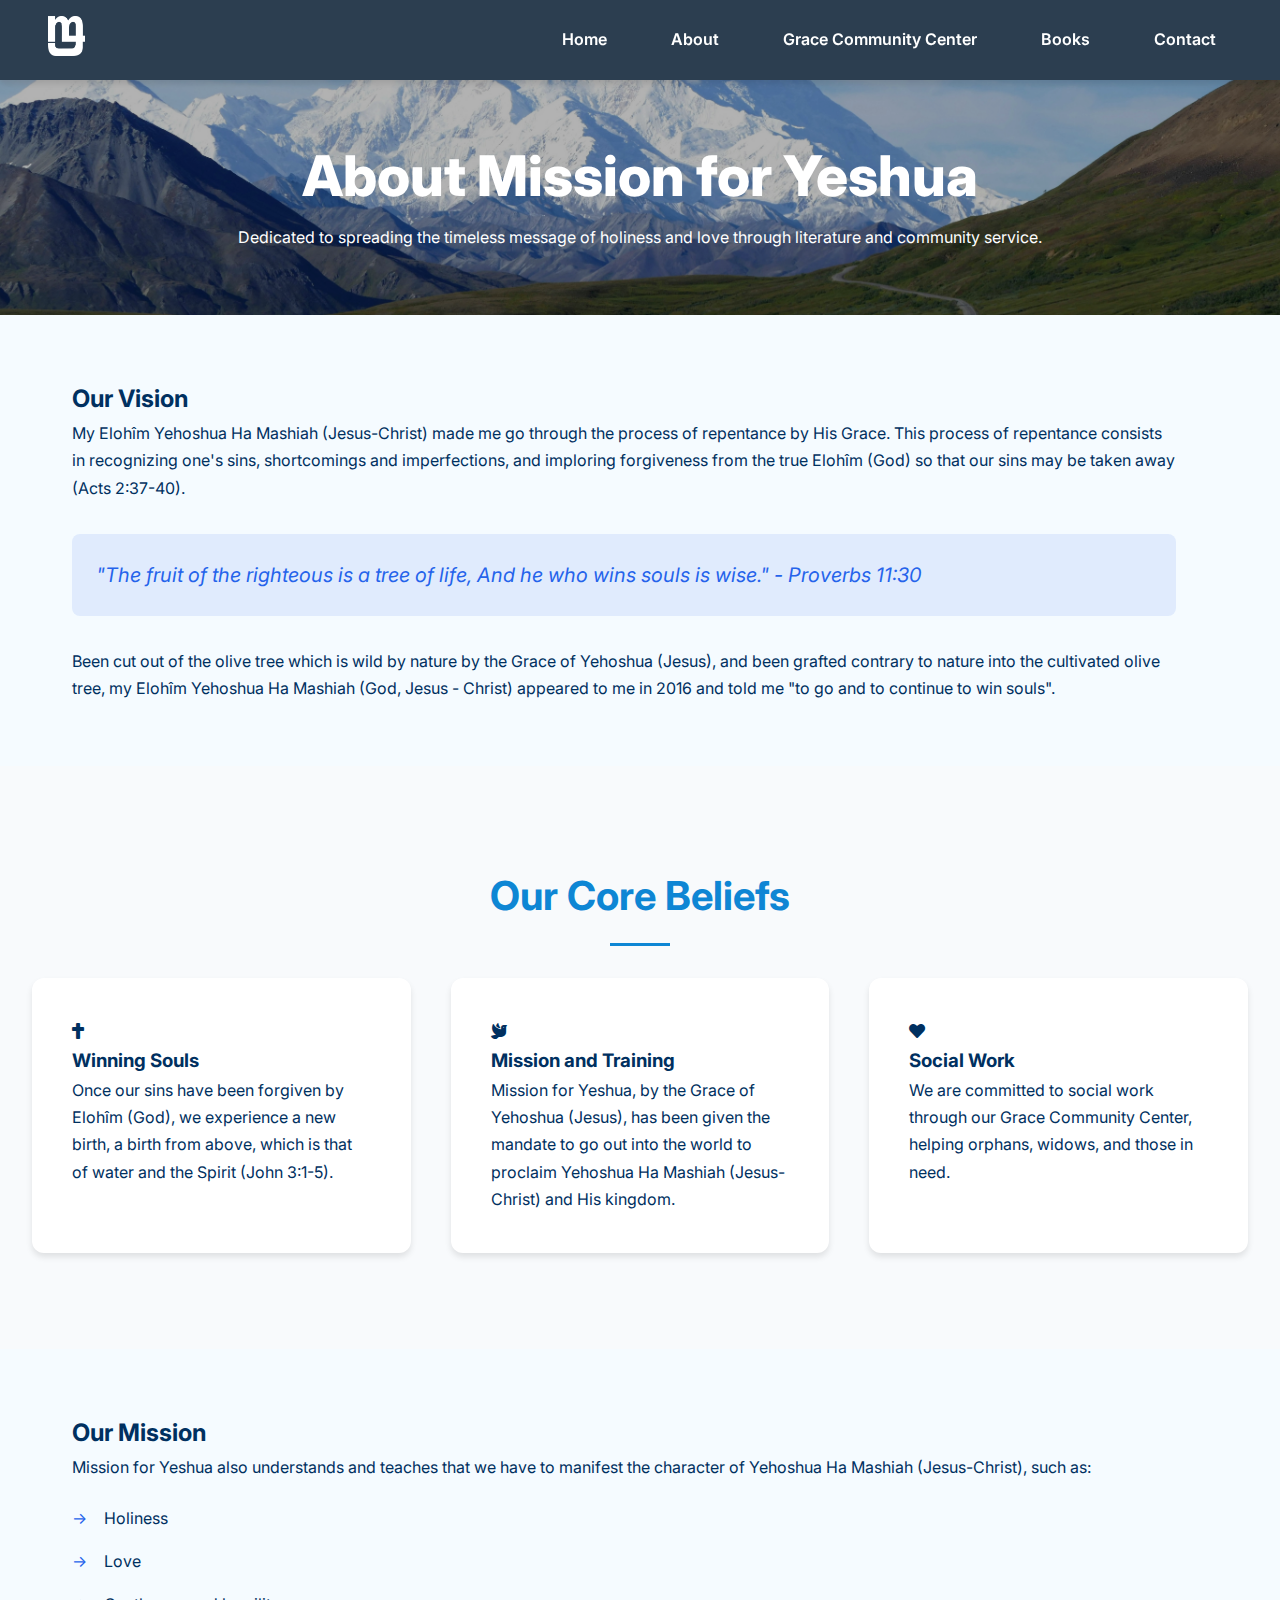
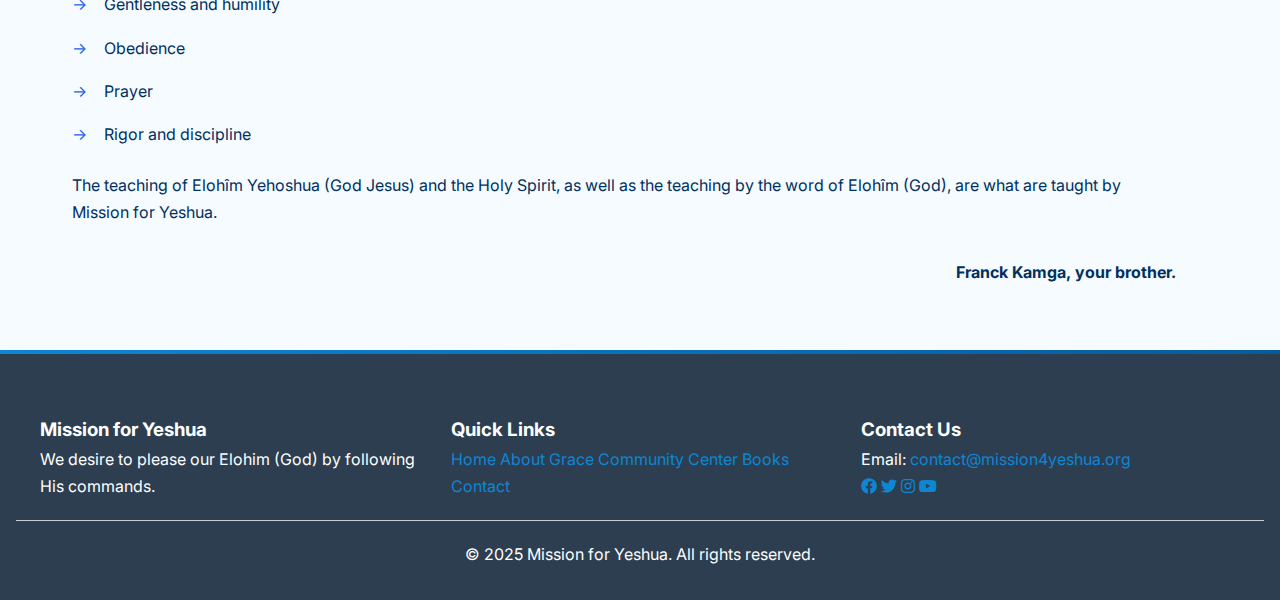
<file: pages/about.html>
<!DOCTYPE html>
<html lang="en">

<head>
    <meta charset="UTF-8">
    <meta name="viewport" content="width=device-width, initial-scale=1.0">
    <title>About Us - Mission for Yeshua</title>
    <meta name="description"
        content="Learn about Mission for Yeshua's vision, beliefs, and commitment to spreading God's message through literature and community service.">

    <!-- Favicon -->
    <link rel="icon" type="image/png" href="../images/favicon.png">

    <!-- Font Awesome -->
    <link rel="stylesheet" href="https://cdnjs.cloudflare.com/ajax/libs/font-awesome/5.15.3/css/all.min.css">

    <!-- Google Fonts -->
    <link href="https://fonts.googleapis.com/css2?family=Inter:wght@400;500;600;700;800&display=swap" rel="stylesheet">

    <!-- Custom CSS -->
    <link rel="stylesheet" href="../script/css/styles.css">
    <link rel="stylesheet" href="../script/css/about-style.css">
</head>

<body>
    <!-- Header -->
    <header class="header">
        <nav class="nav-container">
            <a href="../index.html" class="logo">
                <img src="../images/logo.png" alt="Mission for Yeshua Logo" height="40">
            </a>
            <!-- Mobile Menu Toggle -->
            <button class="menu-toggle" aria-label="Open navigation menu">
                <i class="fas fa-bars"></i>
            </button>
            
            <div class="nav-links">
                <a href="../index.html">Home</a>
                <a href="about.html" class="active">About</a>
                <a href="community-center.html">Grace Community Center</a>
                <!-- <a href="teachings.html">Teachings</a> -->
                <a href="books.html">Books</a>
                <a href="contact.html">Contact</a>
            </div>
        </nav>
    </header>

    <!-- Page Hero -->
    <section class="page-hero">
        <h1>About Mission for Yeshua</h1>
        <p>Dedicated to spreading the timeless message of holiness and love through literature and community service.
        </p>
    </section>

    <section class="content-section">
        <div class="vision-content">
            <h2>Our Vision</h2>
            <p>My Elohîm Yehoshua Ha Mashiah (Jesus-Christ) made me go through the process of repentance by His Grace.
                This process of repentance consists in recognizing one's sins, shortcomings and imperfections, and
                imploring forgiveness from the true Elohîm (God) so that our sins may be taken away (Acts 2:37-40).</p>

            <div class="scripture-quote">
                "The fruit of the righteous is a tree of life, And he who wins souls is wise." - Proverbs 11:30
            </div>

            <p>Been cut out of the olive tree which is wild by nature by the Grace of Yehoshua (Jesus), and been grafted
                contrary to nature into the cultivated olive tree, my Elohîm Yehoshua Ha Mashiah (God, Jesus - Christ)
                appeared to me in 2016 and told me "to go and to continue to win souls".</p>
        </div>
    </section>

    <!-- Beliefs Section -->
    <section class="beliefs-section">
        <h2 class="section-title">Our Core Beliefs</h2>
        <div class="beliefs-grid">
            <div class="belief-card">
                <div class="belief-icon">
                    <i class="fas fa-cross"></i>
                </div>
                <h3>Winning Souls</h3>
                <p>Once our sins have been forgiven by Elohîm (God), we experience a new birth, a birth from above,
                    which is that of water and the Spirit (John 3:1-5).</p>
            </div>

            <div class="belief-card">
                <div class="belief-icon">
                    <i class="fas fa-dove"></i>
                </div>
                <h3>Mission and Training</h3>
                <p>Mission for Yeshua, by the Grace of Yehoshua (Jesus), has been given the mandate to go out into the
                    world to proclaim Yehoshua Ha Mashiah (Jesus-Christ) and His kingdom.</p>
            </div>

            <div class="belief-card">
                <div class="belief-icon">
                    <i class="fas fa-heart"></i>
                </div>
                <h3>Social Work</h3>
                <p>We are committed to social work through our Grace Community Center, helping orphans, widows, and
                    those in need.</p>
            </div>
        </div>
    </section>

    <!-- Mission Section -->
    <section class="content-section">
        <div class="vision-content">
            <h2>Our Mission</h2>
            <p>Mission for Yeshua also understands and teaches that we have to manifest the character of Yehoshua Ha
                Mashiah (Jesus-Christ), such as:</p>
            <ul class="mission-list">
                <li>Holiness</li>
                <li>Love</li>
                <li>Gentleness and humility</li>
                <li>Obedience</li>
                <li>Prayer</li>
                <li>Rigor and discipline</li>
            </ul>
            <p>The teaching of Elohîm Yehoshua (God Jesus) and the Holy Spirit, as well as the teaching by the word of
                Elohîm (God), are what are taught by Mission for Yeshua.</p>
            <p class="signature" style="text-align: right; margin-top: 2rem;"><strong>Franck Kamga, your
                    brother.</strong></p>
        </div>
    </section>


    <!-- Footer -->
    <footer class="footer">
        <div class="footer-content">
            <div>
                <h3>Mission for Yeshua</h3>
                <p>We desire to please our Elohim (God) by following His commands.</p>
            </div>
            <div>
                <h3>Quick Links</h3>
                <ul>
                    <a href="../index.html">Home</a>
                    <a href="about.html">About</a>
                    <a href="community-center.html">Grace Community Center</a>
                    <!-- <a href="teachings.html">Teachings</a>  -->
                    <a href="books.html">Books</a>
                    <a href="contact.html">Contact</a>
                </ul>
            </div>
            <div>
                <h3>Contact Us</h3>
                <p>Email: <a href="mailto:contact@mission4yeshua.org">contact@mission4yeshua.org</a></p>
                <div class="social-links">
                    <a href="#" aria-label="Facebook"><i class="fab fa-facebook"></i></a>
                    <a href="#" aria-label="Twitter"><i class="fab fa-twitter"></i></a>
                    <a href="#" aria-label="Instagram"><i class="fab fa-instagram"></i></a>
                    <a href="#" aria-label="YouTube"><i class="fab fa-youtube"></i></a>
                </div>
            </div>
        </div>
        <hr class="separator">
        <div class="footer-bottom">
            <p>&copy; 2025 Mission for Yeshua. All rights reserved.</p>
        </div>
    </footer>

    <!-- Custom JavaScript -->
    <script src="../script/js/script.js"></script>
</body>

</html>
</file>
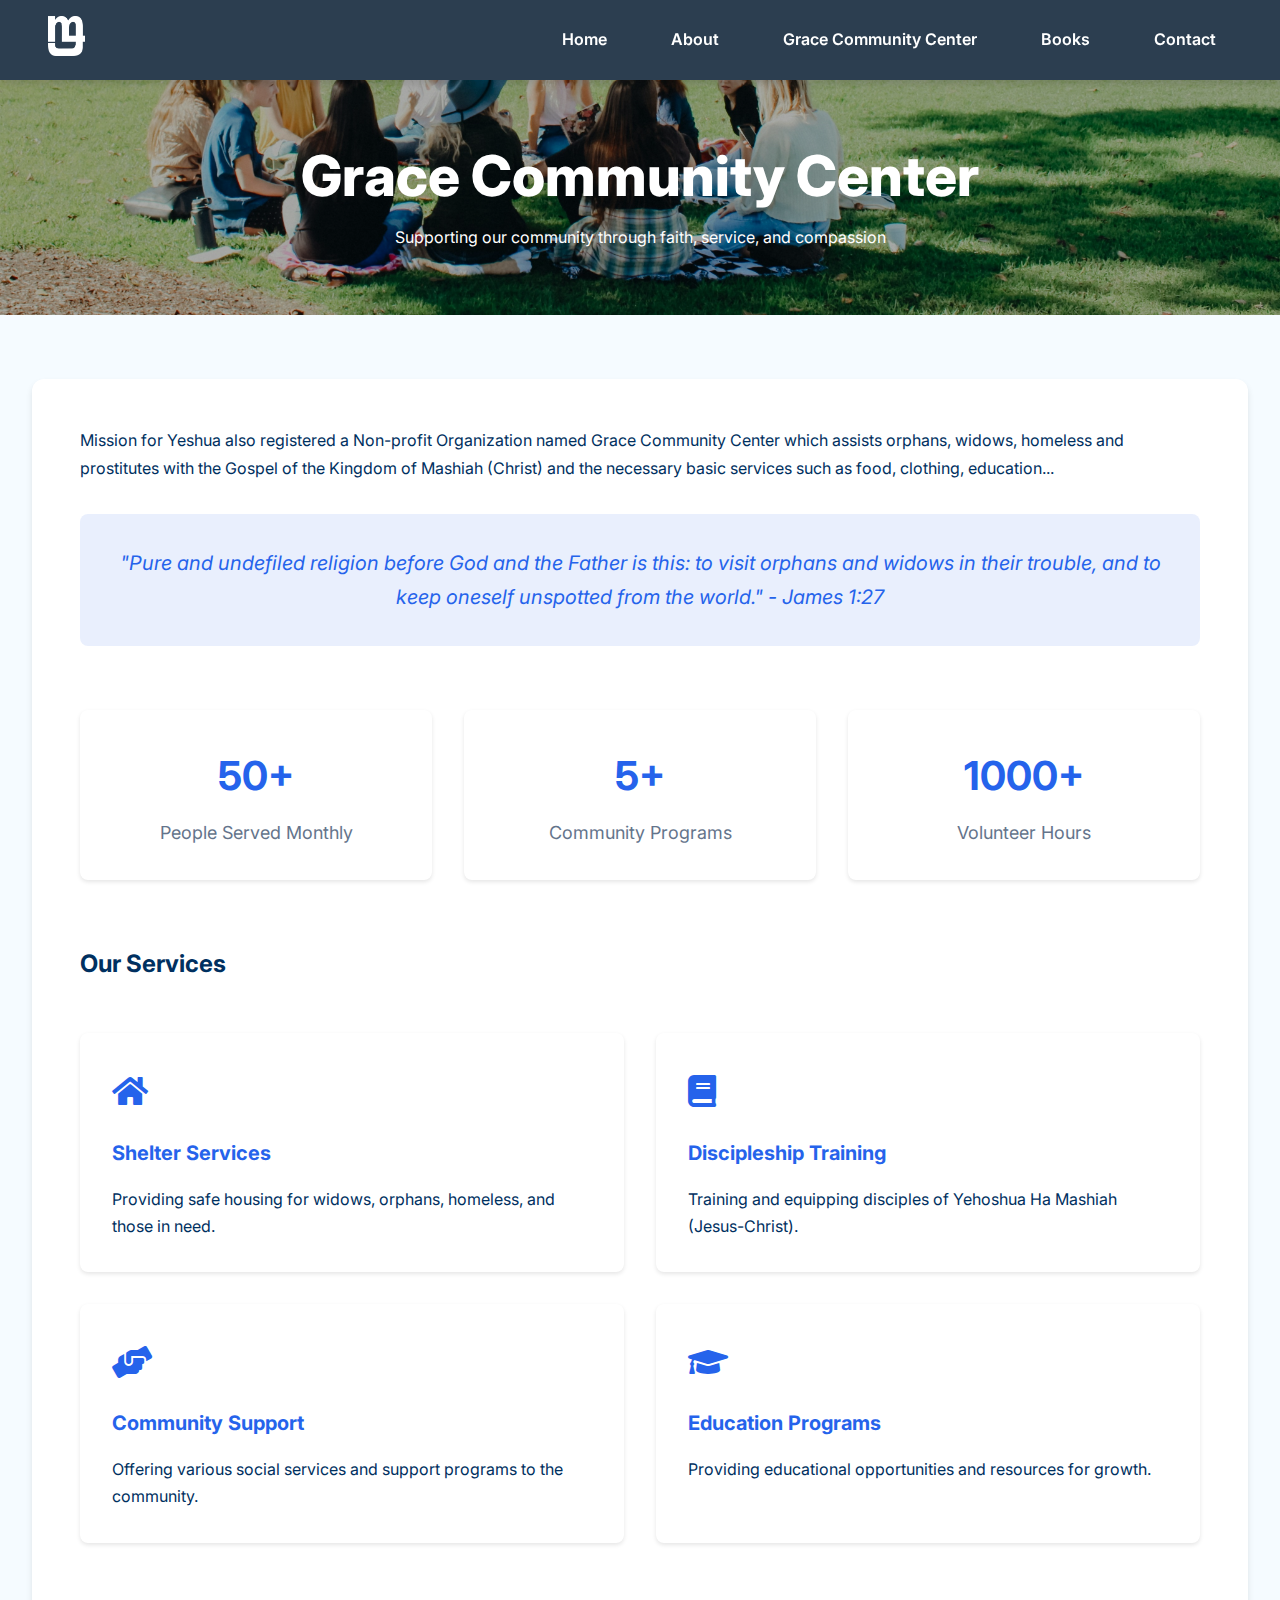
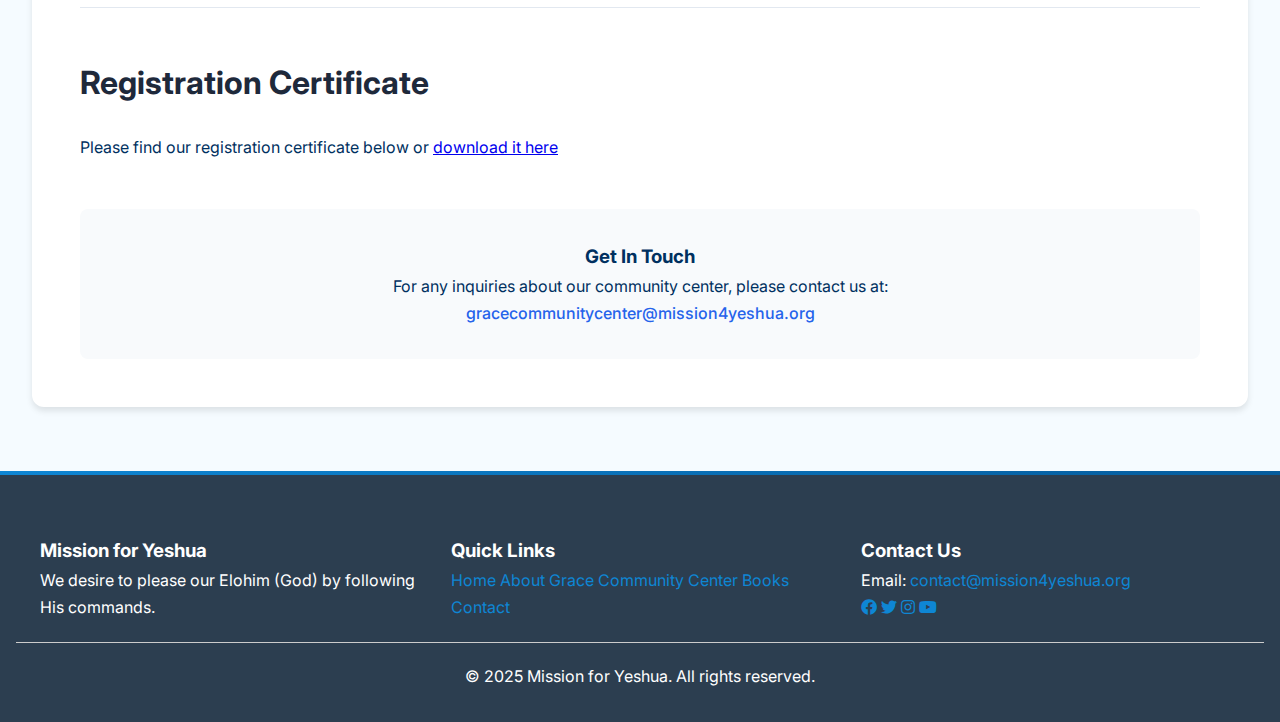
<file: pages/community-center.html>
<!DOCTYPE html>
<html lang="en">

<head>
    <meta charset="UTF-8">
    <meta name="viewport" content="width=device-width, initial-scale=1.0">
    <title>Grace Community Center - Mission for Yeshua</title>
    <meta name="description"
        content="Grace Community Center assists orphans, widows, homeless and prostitutes with the Gospel of the Kingdom of Mashiah and basic services.">

    <!-- Favicon -->
    <link rel="icon" type="image/png" href="../images/favicon.png">

    <!-- Font Awesome -->
    <link rel="stylesheet" href="https://cdnjs.cloudflare.com/ajax/libs/font-awesome/5.15.3/css/all.min.css">

    <!-- Google Fonts -->
    <link href="https://fonts.googleapis.com/css2?family=Inter:wght@400;500;600;700;800&display=swap" rel="stylesheet">

    <!-- Custom CSS -->
    <link rel="stylesheet" href="../script/css/styles.css">
    <link rel="stylesheet" href="../script/css/community-center-style.css">
</head>

<body>
    <!-- Header -->
    <header class="header">
        <nav class="nav-container">
            <a href="../index.html" class="logo">
                <img src="../images/logo.png" alt="Mission for Yeshua Logo" height="40">
            </a>
            <!-- Mobile Menu Toggle -->
            <button class="menu-toggle" aria-label="Open navigation menu">
                <i class="fas fa-bars"></i>
            </button>
            <div class="nav-links">
                <a href="../index.html">Home</a>
                <a href="about.html">About</a>
                <a href="community-center.html" class="active">Grace Community Center</a>
                <!-- <a href="teachings.html">Teachings</a> -->
                <a href="books.html">Books</a>
                <a href="contact.html">Contact</a>
            </div>
        </nav>
    </header>

    <!-- Page Hero -->
    <section class="page-hero">
        <h1>Grace Community Center</h1>
        <p>Supporting our community through faith, service, and compassion</p>
    </section>

    <!-- Main Content -->
    <main class="main-content">
        <div class="content-wrap">
            <p>Mission for Yeshua also registered a Non-profit Organization named Grace Community Center which assists
                orphans, widows, homeless and prostitutes with the Gospel of the Kingdom of Mashiah (Christ) and the
                necessary basic services such as food, clothing, education...</p>

            <div class="scripture-quote">
                "Pure and undefiled religion before God and the Father is this: to visit orphans and widows in their
                trouble, and to keep oneself unspotted from the world." - James 1:27
            </div>

            <!-- Impact Statistics -->
            <div class="impact-stats">
                <div class="stat-card">
                    <div class="stat-number">50+</div>
                    <div class="stat-label">People Served Monthly</div>
                </div>
                <div class="stat-card">
                    <div class="stat-number">5+</div>
                    <div class="stat-label">Community Programs</div>
                </div>
                <div class="stat-card">
                    <div class="stat-number">1000+</div>
                    <div class="stat-label">Volunteer Hours</div>
                </div>
            </div>

            <h2>Our Services</h2>
            <div class="services-grid">
                <div class="service-card">
                    <div class="service-icon">
                        <i class="fas fa-home"></i>
                    </div>
                    <h3>Shelter Services</h3>
                    <p>Providing safe housing for widows, orphans, homeless, and those in need.</p>
                </div>
                <div class="service-card">
                    <div class="service-icon">
                        <i class="fas fa-book"></i>
                    </div>
                    <h3>Discipleship Training</h3>
                    <p>Training and equipping disciples of Yehoshua Ha Mashiah (Jesus-Christ).</p>
                </div>
                <div class="service-card">
                    <div class="service-icon">
                        <i class="fas fa-hands-helping"></i>
                    </div>
                    <h3>Community Support</h3>
                    <p>Offering various social services and support programs to the community.</p>
                </div>
                <div class="service-card">
                    <div class="service-icon">
                        <i class="fas fa-graduation-cap"></i>
                    </div>
                    <h3>Education Programs</h3>
                    <p>Providing educational opportunities and resources for growth.</p>
                </div>
            </div>

            <div class="certificate-section">
                <h2>Registration Certificate</h2>
                <p>Please find our registration certificate below or <a
                        href="https://drive.google.com/file/d/1GRRSduiUxdOaYtctEXuMZv3bNZzg3h5B/view?usp=sharing"
                        target="_blank">download it here</a></p>
            </div>

            <div class="contact-info">
                <h3>Get In Touch</h3>
                <p>For any inquiries about our community center, please contact us at:</p>
                <a href="mailto:gracecommunitycenter@mission4yeshua.org">gracecommunitycenter@mission4yeshua.org</a>
            </div>
        </div>
    </main>

    <!-- Footer -->
    <footer class="footer">
        <div class="footer-content">
            <div>
                <h3>Mission for Yeshua</h3>
                <p>We desire to please our Elohim (God) by following His commands.</p>
            </div>
            <div>
                <h3>Quick Links</h3>
                <ul>
                    <a href="../index.html">Home</a>
                    <a href="about.html">About</a>
                    <a href="community-center.html">Grace Community Center</a>
                    <!-- <a href="teachings.html">Teachings</a> -->
                    <a href="books.html">Books</a>
                    <a href="contact.html">Contact</a>
                </ul>
            </div>
            <div>
                <h3>Contact Us</h3>
                <p>Email: <a href="mailto:contact@mission4yeshua.org">contact@mission4yeshua.org</a></p>
                <div class="social-links">
                    <a href="#" aria-label="Facebook"><i class="fab fa-facebook"></i></a>
                    <a href="#" aria-label="Twitter"><i class="fab fa-twitter"></i></a>
                    <a href="#" aria-label="Instagram"><i class="fab fa-instagram"></i></a>
                    <a href="#" aria-label="YouTube"><i class="fab fa-youtube"></i></a>
                </div>
            </div>
        </div>
        <hr class="separator">
        <div class="footer-bottom">
            <p>&copy; 2025 Mission for Yeshua. All rights reserved.</p>
        </div>
    </footer>

    <!-- Custom JavaScript -->
    <script src="../script/js/script.js"></script>
</body>

</html>
</file>
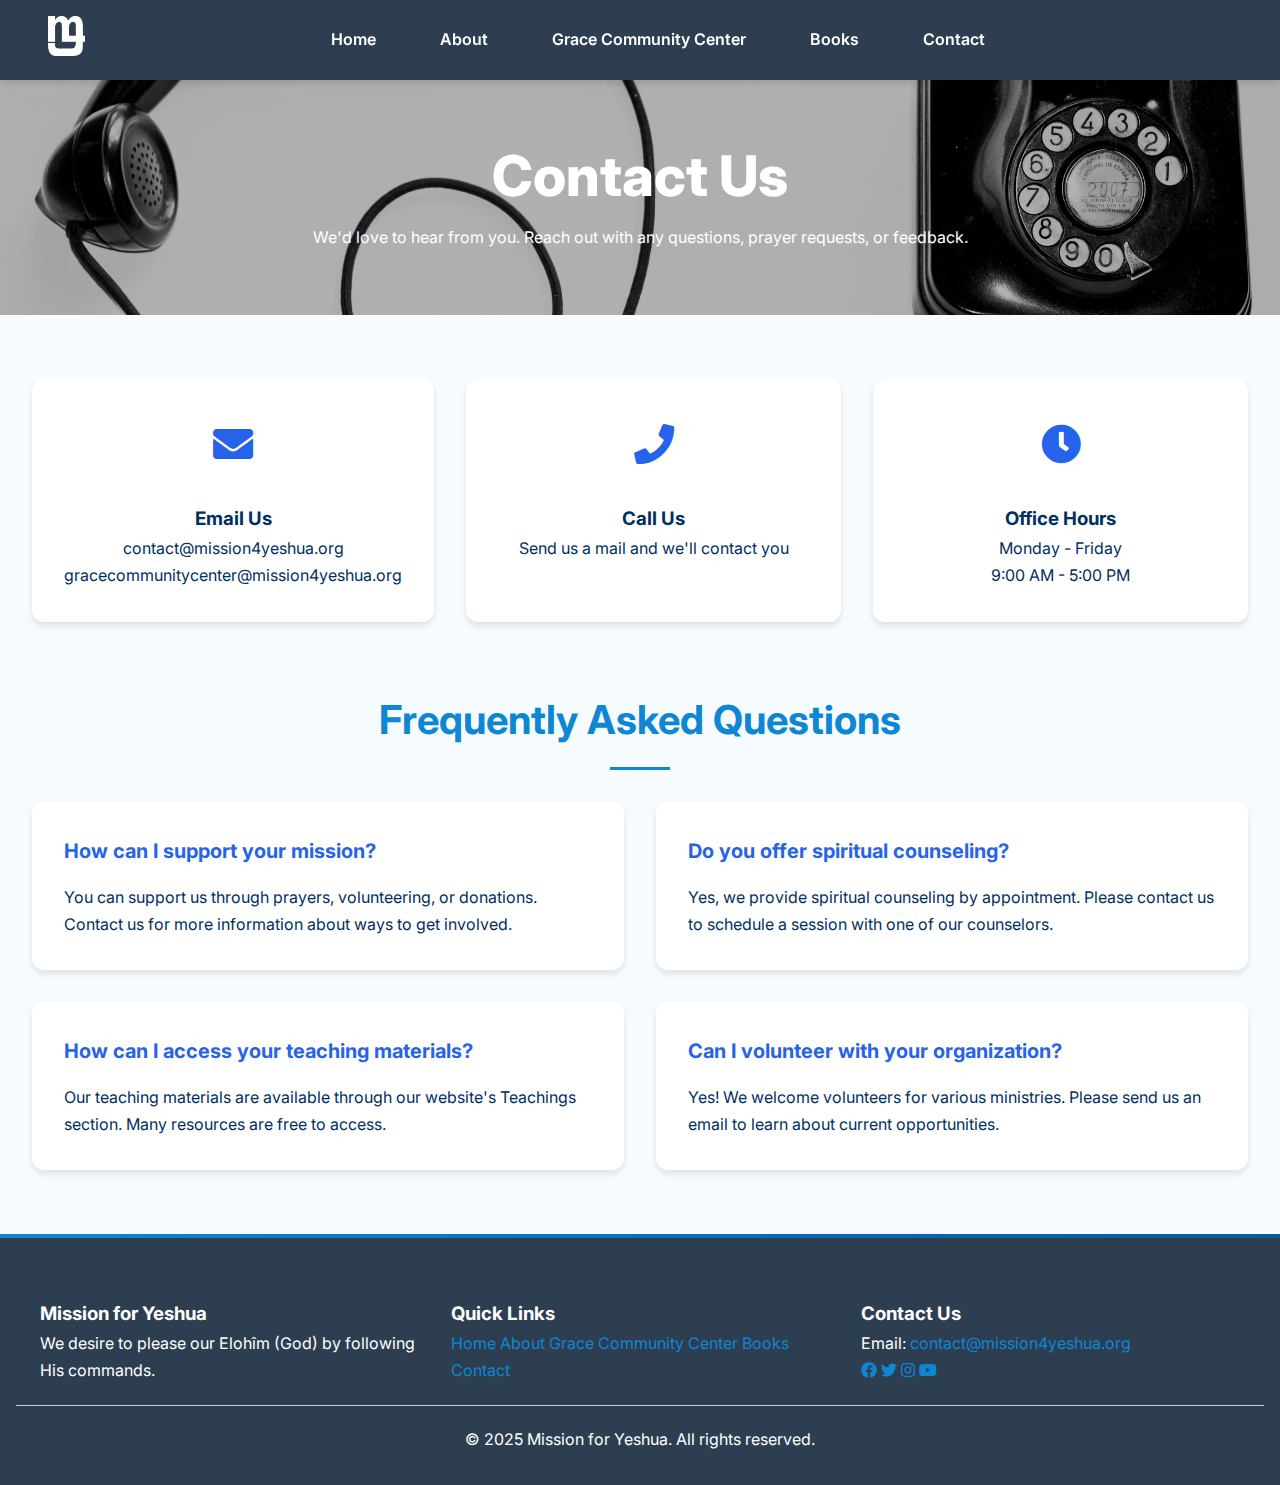
<file: pages/contact.html>
<!DOCTYPE html>
<html lang="en">

<head>
    <meta charset="UTF-8">
    <meta name="viewport" content="width=device-width, initial-scale=1.0">
    <title>Contact Us - Mission for Yeshua</title>
    <meta name="description"
        content="Get in touch with Mission for Yeshua. We're here to answer your questions and help you connect with our ministry.">

    <!-- Favicon -->
    <link rel="icon" type="image/png" href="../images/favicon.png">

    <!-- Font Awesome -->
    <link rel="stylesheet" href="https://cdnjs.cloudflare.com/ajax/libs/font-awesome/5.15.3/css/all.min.css">

    <!-- Google Fonts -->
    <link href="https://fonts.googleapis.com/css2?family=Inter:wght@400;500;600;700;800&display=swap" rel="stylesheet">

    <!-- Custom CSS -->
    <link rel="stylesheet" href="../script/css/styles.css">
    <link rel="stylesheet" href="../script/css/contact-style.css">
</head>

<body>
    <!-- Header -->
    <header class="header">
        <nav class="nav-container">
            <a href="../index.html" class="logo">
                <img src="../images/logo.png" alt="Mission for Yeshua Logo" height="40">
            </a>
            <!-- Mobile Menu Toggle -->
            <button class="menu-toggle" aria-label="Open navigation menu">
                <i class="fas fa-bars"></i>
            </button>
            <div class="nav-links">
                <a href="../index.html">Home</a>
                <a href="about.html">About</a>
                <a href="community-center.html">Grace Community Center</a>
                <!-- <a href="teachings.html">Teachings</a> -->
                <a href="books.html">Books</a>
                <a href="contact.html" class="active">Contact</a>
            </div>
            <div class="menu-overlay"></div>
        </nav>
    </header>

    <!-- Page Hero -->
    <section class="page-hero">
        <h1>Contact Us</h1>
        <p>We'd love to hear from you. Reach out with any questions, prayer requests, or feedback.</p>
    </section>

    <!-- Contact Information -->
    <section class="contact-section">
        <div class="contact-grid">
            <div class="contact-card">
                <div class="contact-icon">
                    <i class="fas fa-envelope"></i>
                </div>
                <h3>Email Us</h3>
                <p>contact@mission4yeshua.org</p>
                <p>gracecommunitycenter@mission4yeshua.org</p>
            </div>

            <div class="contact-card">
                <div class="contact-icon">
                    <i class="fas fa-phone"></i>
                </div>
                <h3>Call Us</h3>
                <p>Send us a mail and we'll contact you</p>
            </div>

            <div class="contact-card">
                <div class="contact-icon">
                    <i class="fas fa-clock"></i>
                </div>
                <h3>Office Hours</h3>
                <p>Monday - Friday</p>
                <p>9:00 AM - 5:00 PM</p>
            </div>
        </div>
    </section>

    <!-- FAQ Section -->
    <section class="faq-section">
        <h2 class="section-title">Frequently Asked Questions</h2>
        <div class="faq-grid">
            <div class="faq-item">
                <h3>How can I support your mission?</h3>
                <p>You can support us through prayers, volunteering, or donations. Contact us for more information about
                    ways to get involved.</p>
            </div>

            <div class="faq-item">
                <h3>Do you offer spiritual counseling?</h3>
                <p>Yes, we provide spiritual counseling by appointment. Please contact us to schedule a session with one
                    of our counselors.</p>
            </div>

            <div class="faq-item">
                <h3>How can I access your teaching materials?</h3>
                <p>Our teaching materials are available through our website's Teachings section. Many resources are free
                    to access.</p>
            </div>

            <div class="faq-item">
                <h3>Can I volunteer with your organization?</h3>
                <p>Yes! We welcome volunteers for various ministries. Please send us an email to learn about current
                    opportunities.</p>
            </div>
        </div>
    </section>

    <!-- Footer -->
    <footer class="footer">
        <div class="footer-content">
            <div>
                <h3>Mission for Yeshua</h3>
                <p>We desire to please our Elohîm (God) by following His commands.</p>
            </div>
            <div>
                <h3>Quick Links</h3>
                <ul>
                    <a href="../index.html">Home</a>
                    <a href="about.html">About</a>
                    <a href="community-center.html">Grace Community Center</a>
                    <!-- <a href="teachings.html">Teachings</a>  -->
                    <a href="books.html">Books</a>
                    <a href="contact.html">Contact</a>
                </ul>
            </div>
            <div>
                <h3>Contact Us</h3>
                <p>Email: <a href="mailto:contact@mission4yeshua.org">contact@mission4yeshua.org</a></p>
                <div class="social-links">
                    <a href="#" aria-label="Facebook"><i class="fab fa-facebook"></i></a>
                    <a href="#" aria-label="Twitter"><i class="fab fa-twitter"></i></a>
                    <a href="#" aria-label="Instagram"><i class="fab fa-instagram"></i></a>
                    <a href="#" aria-label="YouTube"><i class="fab fa-youtube"></i></a>
                </div>
            </div>
        </div>
        <hr class="separator">
        <div class="footer-bottom">
            <p>&copy; 2025 Mission for Yeshua. All rights reserved.</p>
        </div>
    </footer>

    <!-- Custom JavaScript -->
    <script src="../script/js/script.js"></script>
</body>

</html>
</file>
<file: script/css/styles.css>
/* Modernized Styles with Enhanced Features */
:root {
    --primary-color: #0E86D4;
    --primary-dark: #055C9D;
    --secondary-color: #003060;
    --accent-color: #055C9D;
    --accent-dark: #c0392b;
    --text-color: #003060;
    --text-light: #68BBE3;
    --light-bg: #F5FBFF;
    --dark-bg: #2c3e50;
    --white: #ffffff;
    --border-radius: 12px;
    --border-radius-sm: 6px;
    --transition-speed: 0.3s;
    --box-shadow: 0 4px 6px rgba(0, 0, 0, 0.1);
    --box-shadow-hover: 0 8px 16px rgba(0, 0, 0, 0.15);
    --font-family: 'Inter', sans-serif;
    --hover-color: #68BBE3;
}

/* Enhanced Reset and Base Styles */
* {
    margin: 0;
    padding: 0;
    box-sizing: border-box;
}

html {
    scroll-behavior: smooth;
}

body {
    font-family: var(--font-family);
    line-height: 1.7;
    color: var(--text-color);
    background-color: var(--light-bg);
    margin: 0;
}

/* Improved Header */
.header {
    background: var(--dark-bg);
    color: var(--white);
    padding: 1rem;
    position: fixed;
    top: 0;
    width: 100%;
    z-index: 1000;
    box-shadow: var(--box-shadow);
    transition: none;
}

.header,
.header.scrolled {
    background: var(--dark-bg) !important;
    box-shadow: var(--box-shadow) !important;
}

/* Remove transition and scrolled styles completely */

.nav-container {
    display: flex;
    justify-content: space-between;
    align-items: center;
    max-width: 1200px;
    margin: 0 auto;
    padding: 0 1rem;
}

/* Enhanced Navigation */
.nav-links {
    display: flex;
    gap: 1.5rem;
}

.nav-links a {
    color: var(--white);
    text-decoration: none;
    font-weight: 600;
    padding: 0.5rem 1rem;
    border-radius: var(--border-radius);
    transition: all var(--transition-speed);
    position: relative;
}

.nav-links a::after {
    content: '';
    position: absolute;
    bottom: 0;
    left: 50%;
    transform: translateX(-50%);
    width: 0;
    height: 2px;
    background: var(--primary-color);
    transition: width var(--transition-speed);
}

.nav-links a:hover::after {
    width: 80%;
}

.nav-links a:hover {
    background: rgba(74, 144, 226, 0.1);
    color: var(--primary-color);
}

/* Improved Hero Section */
.hero {
    background: linear-gradient(rgba(0, 0, 0, 0.7), rgba(0, 0, 0, 0.7)),
        url('../../images/hero-bg.jpg') center/cover;
    color: var(--white);
    text-align: center;
    padding: 10rem 1rem;
    margin-top: 60px;
    position: relative;
    overflow: hidden;
}

.hero::before {
    content: '';
    position: absolute;
    top: 0;
    left: 0;
    right: 0;
    bottom: 0;
    background: linear-gradient(45deg, rgba(74, 144, 226, 0.2), rgba(231, 76, 60, 0.2));
}

.hero h1 {
    font-size: 3.5rem;
    margin-bottom: 1rem;
    position: relative;
    text-shadow: 2px 2px 4px rgba(0, 0, 0, 0.3);
}

.hero p {
    font-size: 1.25rem;
    max-width: 700px;
    margin: 0 auto;
    position: relative;
    opacity: 0.9;
}

/* Enhanced Buttons */
.button {
    display: inline-flex;
    align-items: center;
    justify-content: center;
    padding: 0.75rem 1.5rem;
    background: var(--primary-color);
    color: var(--white);
    border-radius: var(--border-radius);
    text-decoration: none;
    font-weight: 600;
    transition: all var(--transition-speed);
    border: 2px solid transparent;
}

.button:hover {
    background: var(--primary-dark);
    transform: translateY(-2px);
    box-shadow: var(--box-shadow);
}

.button.secondary {
    background: transparent;
    border: 2px solid var(--white);
}

.button.secondary:hover {
    background: var(--white);
    color: var(--primary-color);
}

/* Improved Content Sections */
.content-section {
    max-width: 1200px;
    margin: 4rem auto;
    padding: 0 2rem;
}

.section-title {
    text-align: center;
    font-size: 2.5rem;
    margin-bottom: 2rem;
    color: var(--primary-color);
    position: relative;
    padding-bottom: 1rem;
}

.section-title::after {
    content: '';
    position: absolute;
    bottom: 0;
    left: 50%;
    transform: translateX(-50%);
    width: 60px;
    height: 3px;
    background: var(--primary-color);
}

/* Enhanced Cards */
.card {
    background: var(--white);
    border-radius: var(--border-radius);
    box-shadow: var(--box-shadow);
    padding: 1.5rem;
    transition: all var(--transition-speed);
    border: 1px solid rgba(0, 0, 0, 0.05);
    height: 100%;
    display: flex;
    flex-direction: column;
}

.card:hover {
    transform: translateY(-8px);
    box-shadow: var(--box-shadow-hover);
}

.card-title {
    font-size: 1.5rem;
    color: var(--secondary-color);
    margin-bottom: 1rem;
    position: relative;
    padding-bottom: 0.5rem;
}

.card-title::after {
    content: '';
    position: absolute;
    bottom: 0;
    left: 0;
    width: 40px;
    height: 2px;
    background: var(--primary-color);
}

/* Enhanced Grid */
.grid {
    display: grid;
    gap: 2rem;
}

.grid-3 {
    grid-template-columns: repeat(auto-fit, minmax(300px, 1fr));
}

/* Improved Footer */
.footer {
    background: var(--dark-bg);
    color: var(--white);
    padding: 4rem 1rem 2rem;
    position: relative;
}

.footer::before {
    content: '';
    position: absolute;
    top: 0;
    left: 0;
    right: 0;
    height: 4px;
    background: linear-gradient(to right, var(--primary-color), var(--accent-color));
}

.footer-content {
    max-width: 1200px;
    margin: 0 auto;
    display: grid;
    grid-template-columns: repeat(auto-fit, minmax(250px, 1fr));
    gap: 2rem;
}

.footer a {
    color: var(--primary-color);
    text-decoration: none;
    transition: all var(--transition-speed);
    display: inline-block;
}

.footer a:hover {
    color: var(--accent-color);
    transform: translateX(5px);
}

.footer-bottom {
    display: flex;
    justify-content: center;
    align-items: center;
}

.separator {
    margin: 20px 0;
    border: 0;
    border-top: 1px solid #ccc;
}


/* Enhanced Responsive Design */
@media (max-width: 768px) {
    .hero h1 {
        font-size: 2.5rem;
    }

    .grid-3 {
        grid-template-columns: 1fr;
    }

    .nav-links {
        display: none;
    }

    .nav-links.active {
        display: flex;
        flex-direction: column;
        position: absolute;
        top: 100%;
        left: 0;
        right: 0;
        background: var(--dark-bg);
        padding: 1rem;
        box-shadow: var(--box-shadow);
    }

    .mobile-menu-button {
        display: block;
        background: none;
        border: none;
        color: var(--white);
        font-size: 1.5rem;
        cursor: pointer;
    }
}

@media (min-width: 769px) {
    .mobile-menu-button {
        display: none;
    }
}

/* Additional Utility Classes */
.text-gradient {
    background: linear-gradient(45deg, var(--primary-color), var(--accent-color));
    -webkit-background-clip: text;
    -webkit-text-fill-color: transparent;
}

.animate-on-scroll {
    opacity: 0;
    transform: translateY(20px);
    transition: all 0.6s ease-out;
}

.animate-on-scroll.visible {
    opacity: 1;
    transform: translateY(0);
}

.overlay-hover {
    position: relative;
    overflow: hidden;
}

.overlay-hover::after {
    content: '';
    position: absolute;
    top: 0;
    left: 0;
    right: 0;
    bottom: 0;
    background: rgba(74, 144, 226, 0.1);
    opacity: 0;
    transition: opacity var(--transition-speed);
}

.overlay-hover:hover::after {
    opacity: 1;
}


.newsletter-section {
    background: #1e293b;
    color: #ffffff;
    padding: 4rem 2rem;
    text-align: center;
    margin-top: 4rem;
}

.newsletter-form {
    max-width: 500px;
    margin: 2rem auto 0;
    display: flex;
    gap: 1rem;
}

.newsletter-form input {
    flex: 1;
    padding: 0.75rem 1rem;
    border: none;
    border-radius: 8px;
    font-size: 1rem;
}

@media (max-width: 768px) {

    .teachings-grid,
    .resources-grid {
        grid-template-columns: 1fr;
    }

    .newsletter-form {
        flex-direction: column;
    }

    .topic-tags {
        flex-direction: column;
        align-items: stretch;
    }

    .topic-tag {
        text-align: center;
    }
}

/* Mobile Menu Styles - Unified across all pages */
.menu-toggle {
    display: none;
    background: none;
    border: none;
    font-size: 1.5rem;
    color: #ffffff;
    cursor: pointer;
    padding: 0.5rem;
}

.nav-links {
    display: flex;
    gap: 2rem;
}

/* Mobile Styles */
@media (max-width: 768px) {
    .menu-toggle {
        display: block;
    }

    .nav-links {
        position: fixed;
        top: 0;
        left: -100%;
        width: 280px;
        height: 100vh;
        background: #1e293b;
        flex-direction: column;
        gap: 0;
        padding-top: 80px;
        transition: left 0.3s ease;
        z-index: 998;
    }

    .nav-links.active {
        left: 0;
    }

    .nav-links a {
        width: 100%;
        padding: 1rem 2rem;
        border-radius: 0;
        display: block;
        text-align: left;
        color: #ffffff;
        border-bottom: 1px solid rgba(255, 255, 255, 0.1);
    }

    .nav-links a:hover {
        background: rgba(255, 255, 255, 0.1);
    }

    .nav-links a.active {
        background: #2563eb;
        color: #ffffff;
    }

    /* Close button styling */
    .menu-close {
        position: absolute;
        top: 20px;
        right: 20px;
        background: none;
        border: none;
        color: #ffffff;
        font-size: 1.5rem;
        cursor: pointer;
        z-index: 999;
    }

    /* Logo in mobile menu */
    .mobile-logo {
        padding: 1rem 2rem;
        margin-bottom: 1rem;
        display: block;
    }

    .mobile-logo img {
        height: 40px;
    }

    /* Overlay when menu is open */
    .menu-overlay {
        display: none;
        position: fixed;
        top: 0;
        left: 0;
        width: 100%;
        height: 100%;
        background: rgba(0, 0, 0, 0.5);
        z-index: 997;
    }

    .menu-overlay.active {
        display: block;
    }
}
</file>
<file: script/css/about-style.css>
/* Additional Custom Styles */
.header {
    height: 80px;
    background: #ffffff;
    box-shadow: 0 2px 4px rgba(0, 0, 0, 0.1);
    position: fixed;
    width: 100%;
    top: 0;
    z-index: 1000;
}

.nav-container {
    max-width: 1280px;
    margin: 0 auto;
    padding: 0 2rem;
    height: 100%;
    display: flex;
    justify-content: space-between;
    align-items: center;
}

.page-hero {
    padding: 8rem 2rem 4rem;
    background: linear-gradient(rgba(0, 0, 0, 0.3), rgba(0, 0, 0, 0.3)),
        url('../../images/about-hero.jpg') center/cover;
    color: #ffffff;
    text-align: center;
    margin-top: 1px;
}

.page-hero h1 {
    font-size: 3.5rem;
    font-weight: 800;
    margin-bottom: 0rem;
}

@media (max-width: 768px) {
    .page-hero h1 {
        font-size: 2.5rem;
    }
}

.vision-section {
    max-width: 1280px;
    margin: 4rem auto;
    padding: 0 2rem;
}

.vision-grid {
    display: grid;
    grid-template-columns: 1fr 1fr;
    gap: 4rem;
    align-items: center;
}

.vision-content {
    padding-right: 2rem;
}

.vision-image img {
    width: 100%;
    border-radius: 12px;
    box-shadow: 0 4px 6px rgba(0, 0, 0, 0.1);
}

.scripture-quote {
    font-size: 1.25rem;
    color: #2563eb;
    font-style: italic;
    margin: 2rem 0;
    padding: 1.5rem;
    background: rgba(37, 99, 235, 0.1);
    border-radius: 8px;
}

.beliefs-section {
    background: #f8fafc;
    padding: 6rem 0;
}

.beliefs-grid {
    max-width: 1280px;
    margin: 0 auto;
    display: grid;
    grid-template-columns: repeat(3, 1fr);
    gap: 2.5rem;
    padding: 0 2rem;
}

.belief-card {
    background: #ffffff;
    padding: 2.5rem;
    border-radius: 12px;
    box-shadow: 0 4px 6px rgba(0, 0, 0, 0.1);
    transition: transform 0.3s ease;
}

.belief-card:hover {
    transform: translateY(-8px);
}

.card-icon {
    font-size: 2.5rem;
    color: #2563eb;
    margin-bottom: 1.5rem;
}

.team-section {
    max-width: 1280px;
    margin: 6rem auto;
    padding: 0 2rem;
}

.team-grid {
    display: grid;
    grid-template-columns: repeat(3, 1fr);
    gap: 2.5rem;
}

.team-card {
    background: #ffffff;
    border-radius: 12px;
    overflow: hidden;
    box-shadow: 0 4px 6px rgba(0, 0, 0, 0.1);
}

.team-image {
    width: 100%;
    height: 280px;
    object-fit: cover;
}

.team-info {
    padding: 1.5rem;
    text-align: center;
}

.team-role {
    color: #2563eb;
    font-weight: 500;
    margin-bottom: 0.5rem;
}

.mission-list {
    list-style: none;
    margin: 1.5rem 0;
}

.mission-list li {
    margin-bottom: 1rem;
    padding-left: 2rem;
    position: relative;
}

.mission-list li::before {
    content: '→';
    position: absolute;
    left: 0;
    color: #2563eb;
}

@media (max-width: 768px) {

    .vision-grid,
    .beliefs-grid,
    .team-grid {
        grid-template-columns: 1fr;
    }

    .page-hero h1 {
        font-size: 2.5rem;
    }

    .vision-content {
        padding-right: 0;
    }
}
</file>
<file: script/css/community-center-style.css>
.header {
    height: 80px;
    background: #ffffff;
    box-shadow: 0 2px 4px rgba(0,0,0,0.1);
    position: fixed;
    width: 100%;
    top: 0;
    z-index: 1000;
}

.nav-container {
    max-width: 1280px;
    margin: 0 auto;
    padding: 0 2rem;
    height: 100%;
    display: flex;
    justify-content: space-between;
    align-items: center;
}

.page-hero {
    padding: 8rem 2rem 4rem;
    background: linear-gradient(rgba(0,0,0,0.3), rgba(0,0,0,0.3)),
                url('../../images/community-hero.jpg') center/cover;
    color: #ffffff;
    text-align: center;
    margin-top: 1px;
}

.page-hero h1 {
    font-size: 3.5rem;
    font-weight: 800;
    margin-bottom: 0rem;
}

@media (max-width: 768px) {
    .page-hero h1 {
        font-size: 2.5rem;
    }
}

.main-content {
    max-width: 1280px;
    margin: 4rem auto;
    padding: 0 2rem;
}

.content-wrap {
    background: #ffffff;
    border-radius: 12px;
    padding: 3rem;
    box-shadow: 0 4px 6px rgba(0,0,0,0.1);
}

.scripture-quote {
    font-size: 1.25rem;
    color: #2563eb;
    font-style: italic;
    margin: 2rem 0;
    padding: 2rem;
    background: rgba(37, 99, 235, 0.1);
    border-radius: 8px;
    text-align: center;
}

.service-list {
    list-style: none;
    margin: 2rem 0;
}

.service-list li {
    margin-bottom: 1rem;
    padding-left: 2rem;
    position: relative;
}

.service-list li::before {
    content: '✓';
    position: absolute;
    left: 0;
    color: #2563eb;
    font-weight: bold;
}

.certificate-section {
    margin-top: 4rem;
    padding-top: 3rem;
    border-top: 1px solid #e2e8f0;
}

.certificate-section h2 {
    font-size: 2rem;
    margin-bottom: 1.5rem;
    color: #1e293b;
}

.pdf-embed {
    margin: 2rem 0;
    border-radius: 8px;
    overflow: hidden;
    box-shadow: 0 4px 6px rgba(0,0,0,0.1);
}

.contact-info {
    margin-top: 3rem;
    padding: 2rem;
    background: #f8fafc;
    border-radius: 8px;
    text-align: center;
}

.contact-info a {
    color: #2563eb;
    text-decoration: none;
    font-weight: 500;
    transition: color 0.3s ease;
}

.contact-info a:hover {
    color: #1d4ed8;
}

.services-grid {
    display: grid;
    grid-template-columns: repeat(2, 1fr);
    gap: 2rem;
    margin: 3rem 0;
}

.service-card {
    background: #ffffff;
    border-radius: 8px;
    padding: 2rem;
    box-shadow: 0 2px 4px rgba(0,0,0,0.1);
    transition: transform 0.3s ease;
}

.service-card:hover {
    transform: translateY(-4px);
}

.service-card h3 {
    color: #2563eb;
    margin-bottom: 1rem;
    font-size: 1.25rem;
}

.service-icon {
    font-size: 2rem;
    color: #2563eb;
    margin-bottom: 1rem;
}

.impact-stats {
    display: grid;
    grid-template-columns: repeat(3, 1fr);
    gap: 2rem;
    margin: 4rem 0;
    text-align: center;
}

.stat-card {
    background: #ffffff;
    padding: 2rem;
    border-radius: 8px;
    box-shadow: 0 2px 4px rgba(0,0,0,0.1);
}

.stat-number {
    font-size: 2.5rem;
    font-weight: 700;
    color: #2563eb;
    margin-bottom: 0.5rem;
}

.stat-label {
    color: #64748b;
    font-size: 1.125rem;
}

@media (max-width: 768px) {
    .page-hero h1 {
        font-size: 2.5rem;
    }

    .services-grid {
        grid-template-columns: 1fr;
    }

    .impact-stats {
        grid-template-columns: 1fr;
    }

    .content-wrap {
        padding: 1.5rem;
    }
}
</file>
<file: script/css/contact-style.css>
.header {
    height: 80px;
    background: #ffffff;
    box-shadow: 0 2px 4px rgba(0,0,0,0.1);
    position: fixed;
    width: 100%;
    top: 0;
    z-index: 1000;
}

.nav-container {
    max-width: 1280px;
    margin: 0 auto;
    padding: 0 2rem;
    height: 100%;
    display: flex;
    justify-content: space-between;
    align-items: center;
}

.page-hero {
    padding: 8rem 2rem 4rem;
    background: linear-gradient(rgba(0,0,0,0.3), rgba(0,0,0,0.3)),
                url('../../images/contact-hero.jpg') center/cover;
    color: #ffffff;
    text-align: center;
    margin-top: 1px;
}

.page-hero h1 {
    font-size: 3.5rem;
    font-weight: 800;
    margin-bottom: 0rem;
}

@media (max-width: 768px) {
    .page-hero h1 {
        font-size: 2.5rem;
    }
}

.contact-section {
    max-width: 1280px;
    margin: 4rem auto;
    padding: 0 2rem;
}

.contact-grid {
    display: grid;
    grid-template-columns: repeat(3, 1fr);
    gap: 2rem;
    margin-bottom: 4rem;
}

.contact-card {
    background: #ffffff;
    padding: 2rem;
    border-radius: 12px;
    text-align: center;
    box-shadow: 0 4px 6px rgba(0,0,0,0.1);
    transition: transform 0.3s ease;
}

.contact-card:hover {
    transform: translateY(-8px);
}

.contact-icon {
    font-size: 2.5rem;
    color: #2563eb;
    margin-bottom: 1.5rem;
}

.form-section {
    background: #f8fafc;
    padding: 4rem 0;
}

.form-container {
    max-width: 800px;
    margin: 0 auto;
    padding: 0 2rem;
}

.contact-form {
    background: #ffffff;
    padding: 3rem;
    border-radius: 12px;
    box-shadow: 0 4px 6px rgba(0,0,0,0.1);
}

.form-grid {
    display: grid;
    grid-template-columns: 1fr 1fr;
    gap: 2rem;
}

.form-group {
    margin-bottom: 1.5rem;
}

.form-group.full-width {
    grid-column: span 2;
}

.form-label {
    display: block;
    margin-bottom: 0.5rem;
    color: #1e293b;
    font-weight: 500;
}

.form-input {
    width: 100%;
    padding: 0.75rem;
    border: 1px solid #e2e8f0;
    border-radius: 8px;
    font-size: 1rem;
    transition: border-color 0.3s ease;
}

.form-input:focus {
    outline: none;
    border-color: #2563eb;
    box-shadow: 0 0 0 3px rgba(37, 99, 235, 0.1);
}

textarea.form-input {
    min-height: 150px;
    resize: vertical;
}

.error-message {
    color: #dc2626;
    font-size: 0.875rem;
    margin-top: 0.5rem;
    display: none;
}

.form-submit {
    background: #2563eb;
    color: #ffffff;
    padding: 1rem 2rem;
    border: none;
    border-radius: 8px;
    font-weight: 500;
    cursor: pointer;
    transition: all 0.3s ease;
}

.form-submit:hover {
    background: #1d4ed8;
    transform: translateY(-2px);
}

.success-message {
    background: #22c55e;
    color: #ffffff;
    padding: 1rem;
    border-radius: 8px;
    margin-bottom: 2rem;
    display: none;
}

.map-section {
    margin-top: 4rem;
}

.map-container {
    aspect-ratio: 16/9;
    width: 100%;
    border-radius: 12px;
    overflow: hidden;
    box-shadow: 0 4px 6px rgba(0,0,0,0.1);
}

.faq-section {
    max-width: 1280px;
    margin: 4rem auto;
    padding: 0 2rem;
}

.faq-grid {
    display: grid;
    grid-template-columns: repeat(2, 1fr);
    gap: 2rem;
}

.faq-item {
    background: #ffffff;
    padding: 2rem;
    border-radius: 12px;
    box-shadow: 0 4px 6px rgba(0,0,0,0.1);
}

.faq-item h3 {
    color: #2563eb;
    margin-bottom: 1rem;
    font-size: 1.25rem;
}

@media (max-width: 768px) {
    .contact-grid,
    .form-grid,
    .faq-grid {
        grid-template-columns: 1fr;
    }

    .form-group.full-width {
        grid-column: span 1;
    }

    .contact-form {
        padding: 1.5rem;
    }
}
</file>
